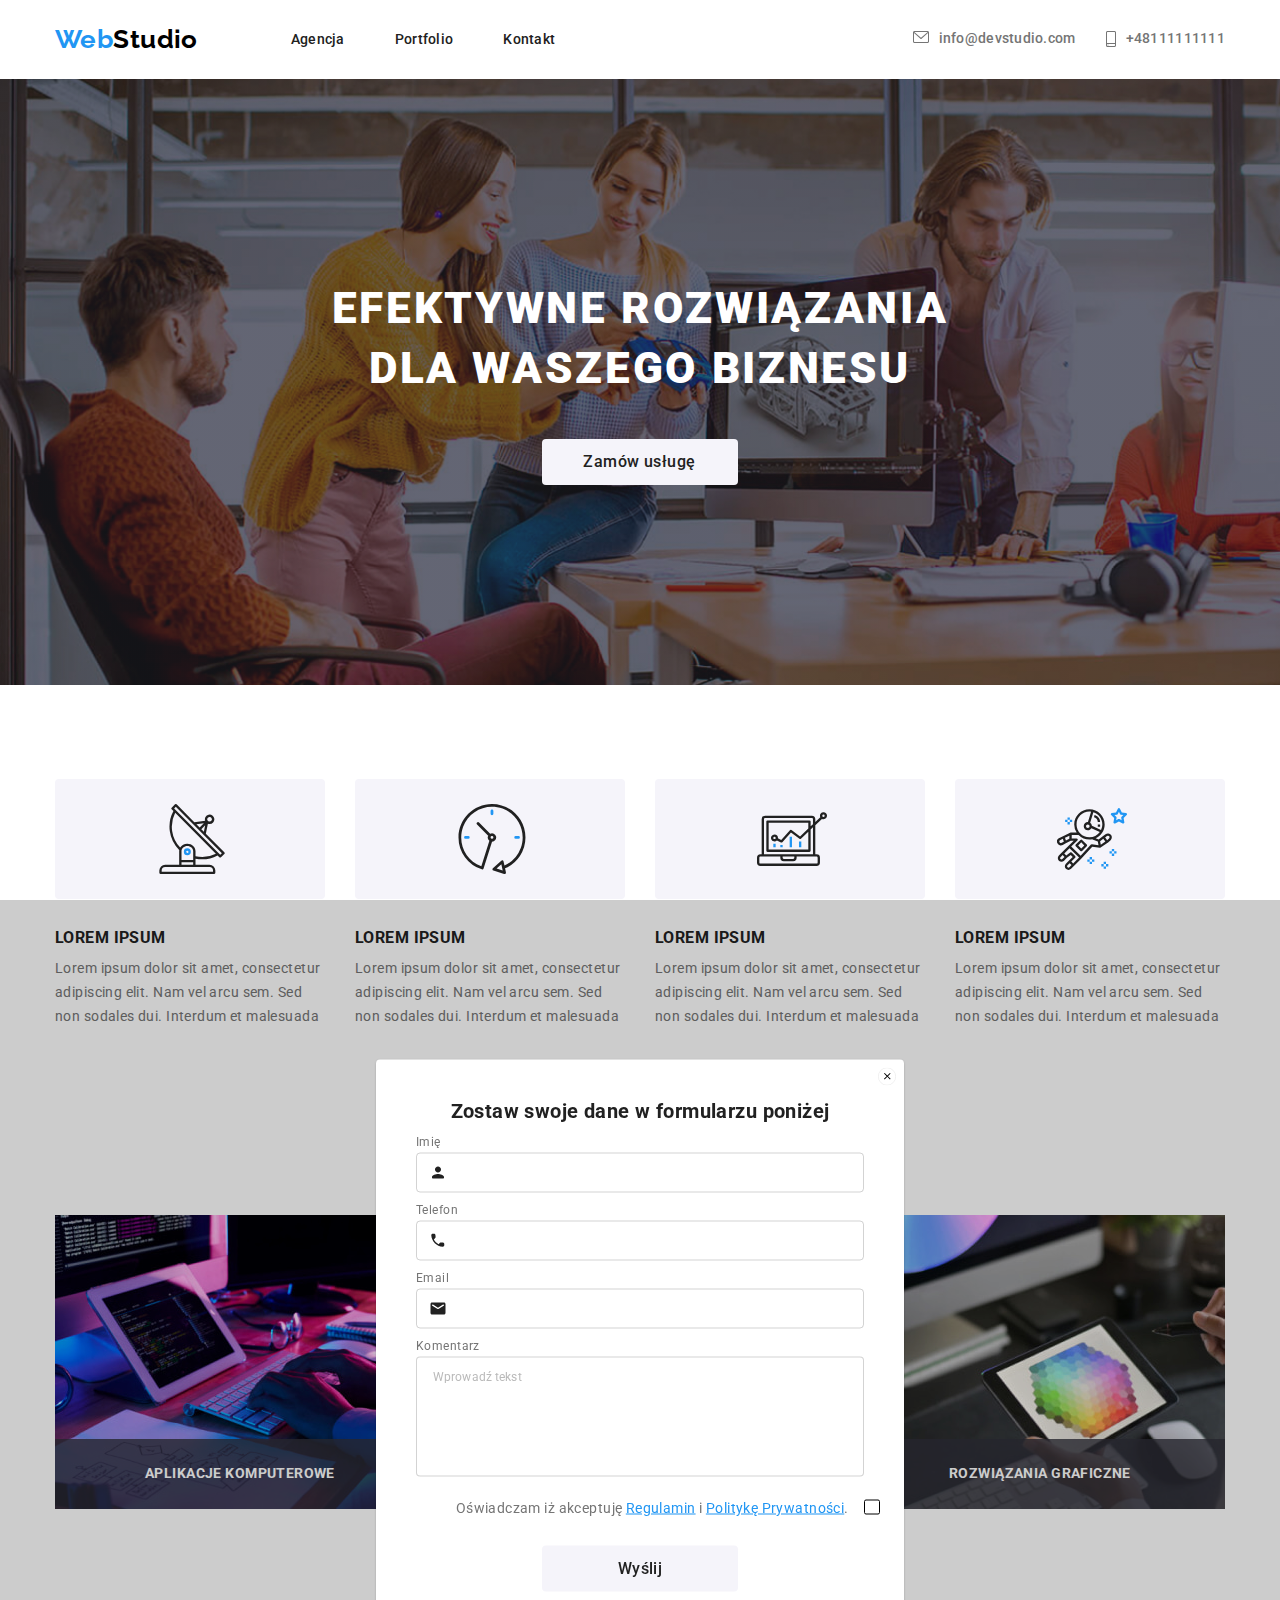
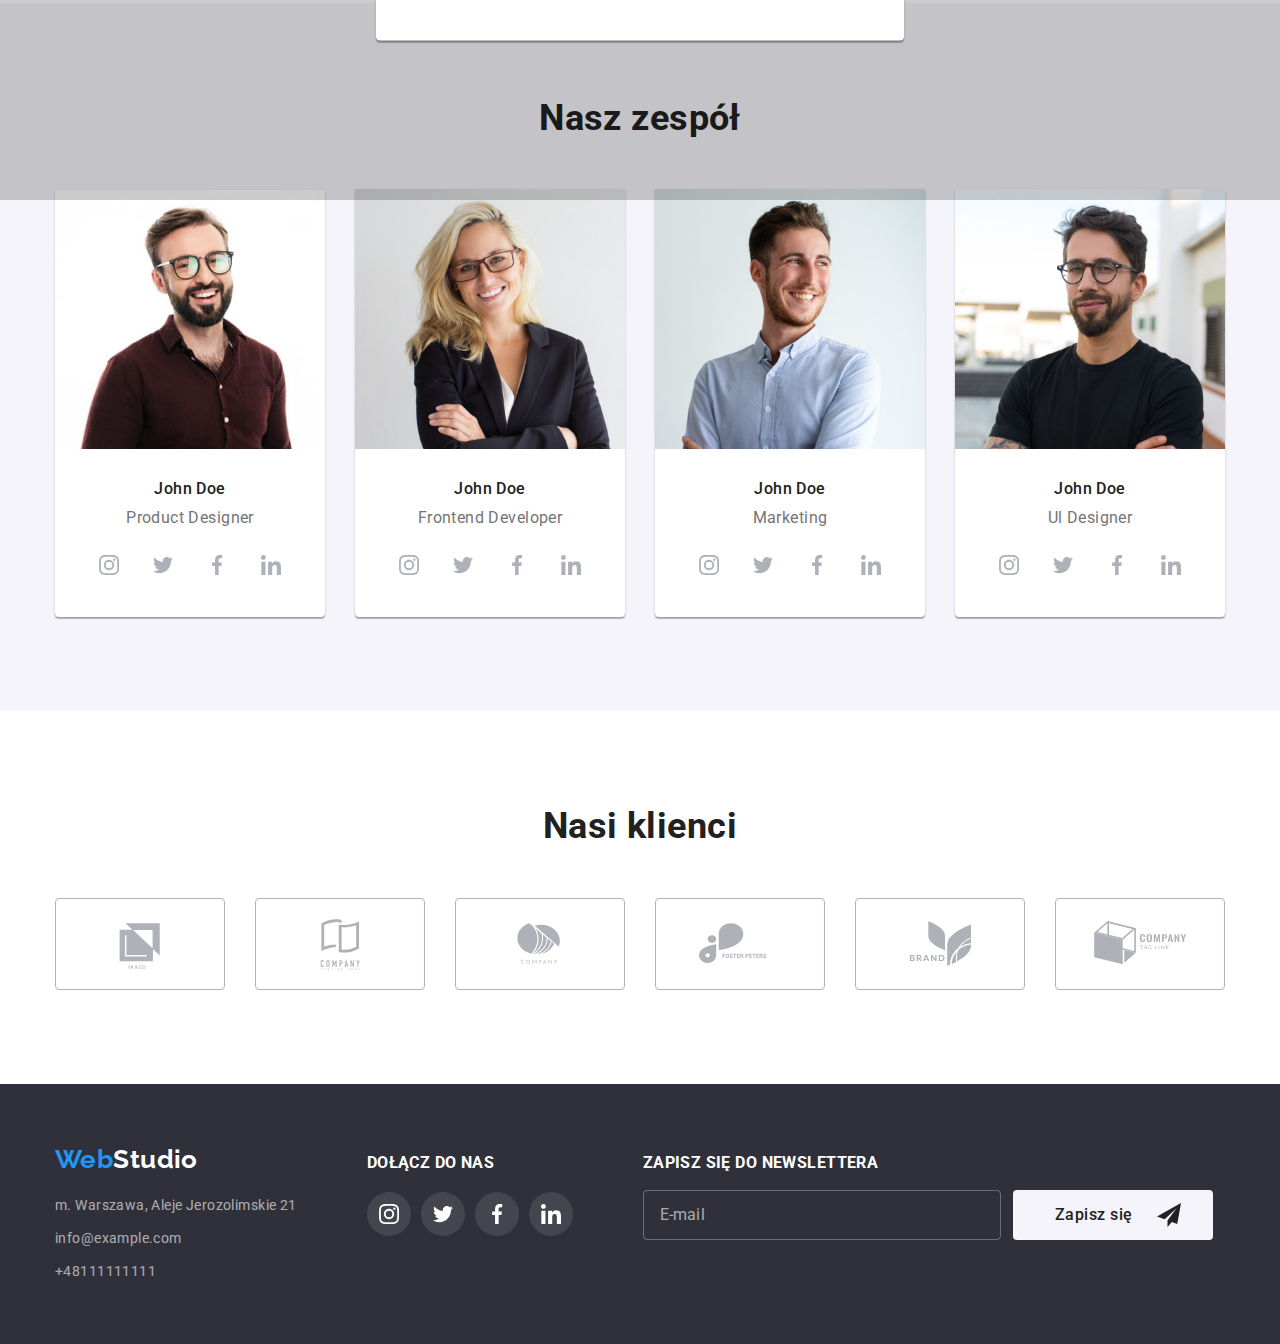
<file: index.html>
<!DOCTYPE html>
<html lang="en">
  <head>
    <meta charset="UTF-8" />
    <meta http-equiv="X-UA-Compatible" content="IE=edge" />
    <meta name="viewport" content="width=device-width, initial-scale=1.0" />
    <link
      rel="stylesheet"
      href="https://cdnjs.cloudflare.com/ajax/libs/modern-normalize/1.1.0/modern-normalize.min.css"
      integrity="sha512-wpPYUAdjBVSE4KJnH1VR1HeZfpl1ub8YT/NKx4PuQ5NmX2tKuGu6U/JRp5y+Y8XG2tV+wKQpNHVUX03MfMFn9Q=="
      crossorigin="anonymous"
      referrerpolicy="no-referrer"
    />
    <link rel="stylesheet" href="./css/styles.css" />
    <link rel="preconnect" href="https://fonts.googleapis.com" />
    <link rel="preconnect" href="https://fonts.gstatic.com" crossorigin />
    <link
      href="https://fonts.googleapis.com/css2?family=Raleway:wght@700&family=Roboto:wght@400;500;700;900&display=swap"
      rel="stylesheet"
    />
    <title>Studio</title>
  </head>
  <body>
    <header class="header-flex-border">
      <div class="container header">
      <nav class="nav">
          <a
            class="logo link-style"
            href="#"
            target="_blank"
            title="WebStudio"
            ><span class="highlight">Web</span>Studio
          </a>
          <ul class="inner-nav nav-list">
            <li>
              <a
                class="inner-nav__item link-style"
                href="#"
                target="_self"
                title="Agencja"
              >
                Agencja</a
              >
            </li>
            <li>
              <a
                class="inner-nav__item link-style"
                href="./portfolio.html"
                target="_self"
                title="Portfolio"
                >Portfolio</a
              >
            </li>
            <li>
              <a
                class="inner-nav__item link-style"
                href="#"
                target="_self"
                title="Kontakt"
                >Kontakt</a
              >
            </li>
          </ul>
        </nav>
        <ul class="contact">
          <li>
            <a class="contact-item link-style" href="mailto:info@devstudio.com"
              ><svg class="contact-item__icon" width="16" height="12">
                <use xlink:href="./images/icons.svg#icon-envelope"></use>
              </svg>info@devstudio.com</a
            >
          </li>
          <li>
            <a class="contact-item link-style" href="tel:+48111111111"
              ><svg class="contact-item__icon" width="10" height="16">
                <use xlink:href="./images/icons.svg#icon-phone"></use>
              </svg>+48111111111</a
            >
          </li>
        </ul>
        </div> 
    </header>
    <main>
      <section class="order-section">
        <div class="container">
          <h1 class="order-section-header">
            EFEKTYWNE ROZWIĄZANIA DLA WASZEGO BIZNESU
          </h1>
          <button
            class="button-style order-section-button"
            type="button"
            data-modal-open
          >
            Zamów usługę
          </button>
          <div class="backdrop is-hidden" data-modal>
            <div class="modal">
              <svg
                class="modal-close-button"
                data-modal-close>
              <use xlink:href="./images/icons.svg#icon-close" />
              </svg>
              <p class="modal-header">Zostaw swoje dane w formularzu poniżej</p>
              <form>
                <div class="modal-formbox">
                  <label class="modal-formbox-label" for="name">Imię</label>
                  <fieldset class="modal-fieldset">
                    <svg class="modal-fieldset__icon" width="18" height="18">
                      <use xlink:href="./images/icons.svg#icon-person-form" />
                    </svg>
                    <input
                      class="modal-fieldset__input"
                      id="name"
                      type="text"
                      name="name"
                    />
                  </fieldset>
                </div>
                <div class="modal-formbox">
                  <label class="modal-formbox-label" for="phone">Telefon</label>
                  <fieldset class="modal-fieldset">
                    <svg class="modal-fieldset__icon" width="18" height="18">
                      <use xlink:href="./images/icons.svg#icon-phone-form" />
                    </svg>
                    <input
                      class="modal-fieldset__input"
                      id="phone"
                      type="tel"
                      name="phone"
                    />
                  </fieldset>
                </div>
                <div class="modal-formbox">
                  <label class="modal-formbox-label" for="email">Email</label>
                  <fieldset class="modal-fieldset">
                    <svg class="modal-fieldset__icon" width="18" height="18">
                      <use xlink:href="./images/icons.svg#icon-email-form" />
                    </svg>
                    <input
                      class="modal-fieldset__input"
                      id="email"
                      type="email"
                      name="email"
                    />
                  </fieldset>
                </div>
                <label class="modal-formbox-label" for="comment">Komentarz</label>
                <textarea
                  class="modal-textarea"
                  id="comment"
                  name="comment"
                  placeholder="Wprowadź tekst"
                ></textarea>
                <label  class="modal-checkbox-label">
                  <input class="modal-checkbox" type="checkbox" name="agreement"/>
                  <span class="modal-checkmark-box">
                    <svg class="modal-checkmark">
                      <use xlink:href="./images/icons.svg#icon-check" />
                    </svg>
                  </span>Oświadczam iż akceptuję
                  <a class="modal-checkmark-link" href="#" target="_blank" title="Regulamin" >
                    Regulamin</a
                  >
                  i
                  <a class="modal-checkmark-link" href="#" target="_blank" title="Polityka prywatności">
                    Politykę Prywatności</a
                  >.
                </label>
                <button class="button-style modal-subbmit-button" type="submit">
                  Wyślij
                </button>
              </form>
            </div>
          </div>
        </div>
      </section>
      <div>
        <section class="section container">
          <ul class="lorem-item">
            <li>
              <div class="lorem-item__background">
                <svg class="lorem-item__icon" width="70" height="70">
                  <use xlink:href="./images/icons.svg#icon-antenna"></use>
                </svg>
              </div>
              <h3 class="lorem-item__title">LOREM IPSUM</h3>
              <p class="lorem-item__desc">
                Lorem ipsum dolor sit amet, consectetur adipiscing elit. Nam vel
                arcu sem. Sed non sodales dui. Interdum et malesuada
              </p>
            </li>
            <li>
              <div class="lorem-item__background">
                <svg class="lorem-item__icon" width="70" height="70">
                  <use xlink:href="./images/icons.svg#icon-clock"></use>
                </svg>
              </div>
              <h3 class="lorem-item__title">LOREM IPSUM</h3>
              <p class="lorem-item__desc">
                Lorem ipsum dolor sit amet, consectetur adipiscing elit. Nam vel
                arcu sem. Sed non sodales dui. Interdum et malesuada
              </p>
            </li>
            <li>
              <div class="lorem-item__background">
                <svg class="lorem-item__icon" width="70" height="70">
                  <use xlink:href="./images/icons.svg#icon-diagram"></use>
                </svg>
              </div>
              <h3 class="lorem-item__title">LOREM IPSUM</h3>
              <p class="lorem-item__desc">
                Lorem ipsum dolor sit amet, consectetur adipiscing elit. Nam vel
                arcu sem. Sed non sodales dui. Interdum et malesuada
              </p>
            </li>
            <li>
              <div class="lorem-item__background">
                <svg class="lorem-item__icon" width="70" height="70">
                  <use xlink:href="./images/icons.svg#icon-astronaut"></use>
                </svg>
              </div>
              <h3 class="lorem-item__title">LOREM IPSUM</h3>
              <p class="lorem-item__desc">
                Lorem ipsum dolor sit amet, consectetur adipiscing elit. Nam vel
                arcu sem. Sed non sodales dui. Interdum et malesuada
              </p>
            </li>
          </ul>
        </section>
        <section class="section services-section">
          <div class="container">
            <h2 class="section-header">Czym się zajmujemy</h2>
            <ul class="services-list">
              <li class="services-photo">
                <img
                  src="./images/first-developer-at-work.jpg"
                  width="370"
                  height="294"
                  alt="zdjęcie programisty piszącego kod"
                  title="zdjęcie programisty piszącego kod"
                />
                <p class="services-photo__desc">APLIKACJE KOMPUTEROWE</p>
              </li>
              <li class="services-photo">
                <img
                  src="./images/second-developer-at-work.jpg"
                  width="370"
                  height="294"
                  alt="zdjęcie programisty projektującego aplikację"
                  title="zdjęcie programisty projektującego aplikację"
                />
                <p class="services-photo__desc">APLIKACJE MOBILNE</p>
              </li>
              <li class="services-photo">
                <img
                  src="./images/third-developer-at-work.jpg"
                  width="370"
                  height="294"
                  alt="zdjęcie programisty pracującego nad szatą graficzną"
                  title="zdjęcie programisty pracującego nad szatą graficzną"
                />
                <p class="services-photo__desc">ROZWIĄZANIA GRAFICZNE</p>
              </li>
            </ul>
          </div>
        </section>
      </div>
      <section class="teammember-section section">
        <div class="container">
          <h2 class="section-header">Nasz zespół</h2>
          <ul class="teammember-list">
            <li class="teammember-card">
              <img
                src="./images/photo-product-designer.jpg"
                width="270"
                height="260"
                alt="zdjęcie Product Designera"
                title="zdjęcie Product Designera"
              />
              <div class="teammember-desc">
                <h3 class="teammember-desc__name">John Doe</h3>
                <p class="teammember-desc__position">Product Designer</p>
                <ul class="teammember-sm">
                  <li>
                    <a
                      class="teammember-sm__box"
                      href="#"
                      target="_blank"
                      title="John Doe Instagram"
                    >
                      <svg class="teammember-sm__icon" width="20" height="20">
                        <use
                          xlink:href="./images/icons.svg#icon-instagram"
                        ></use>
                      </svg>
                    </a>
                  </li>
                  <li>
                    <a
                      class="teammember-sm__box"
                      href="#"
                      target="_blank"
                      title="John Doe Twitter"
                    >
                      <svg class="teammember-sm__icon" width="20" height="20">
                        <use xlink:href="./images/icons.svg#icon-twitter"></use>
                      </svg>
                    </a>
                  </li>
                  <li>
                    <a
                      class="teammember-sm__box"
                      href="#"
                      target="_blank"
                      title="John Doe Facebook"
                    >
                      <svg class="teammember-sm__icon" width="20" height="20">
                        <use
                          xlink:href="./images/icons.svg#icon-facebook"
                        ></use>
                      </svg>
                    </a>
                  </li>
                  <li>
                    <a
                      class="teammember-sm__box"
                      href="#"
                      target="_blank"
                      title="John Doe In"
                    >
                      <svg class="teammember-sm__icon" width="20" height="20">
                        <use
                          xlink:href="./images/icons.svg#icon-linkedin"
                        ></use>
                      </svg>
                    </a>
                  </li>
                </ul>
              </div>
            </li>
            <li class="teammember-card">
              <img
                src="./images/photo-frontend-developer.jpg"
                width="270"
                height="260"
                alt="zdjęcie Frontend Developera"
                title="zdjęcie Frontend Developera"
              />
              <div class="teammember-desc">
                <h3 class="teammember-desc__name">John Doe</h3>
                <p class="teammember-desc__position">Frontend Developer</p>
                <ul class="teammember-sm">
                  <li>
                    <a
                      class="teammember-sm__box"
                      href="#"
                      target="_blank"
                      title="John Doe Instagram"
                    >
                      <svg class="teammember-sm__icon" width="20" height="20">
                        <use
                          xlink:href="./images/icons.svg#icon-instagram"
                        ></use>
                      </svg>
                    </a>
                  </li>
                  <li>
                    <a
                      class="teammember-sm__box"
                      href="#"
                      target="_blank"
                      title="John Doe Twitter"
                    >
                      <svg class="teammember-sm__icon" width="20" height="20">
                        <use xlink:href="./images/icons.svg#icon-twitter"></use>
                      </svg>
                    </a>
                  </li>
                  <li>
                    <a
                      class="teammember-sm__box"
                      href="#"
                      target="_blank"
                      title="John Doe Facebook"
                    >
                      <svg class="teammember-sm__icon" width="20" height="20">
                        <use
                          xlink:href="./images/icons.svg#icon-facebook"
                        ></use>
                      </svg>
                    </a>
                  </li>
                  <li>
                    <a
                      class="teammember-sm__box"
                      href="#"
                      target="_blank"
                      title="John Doe In"
                    >
                      <svg class="teammember-sm__icon" width="20" height="20">
                        <use
                          xlink:href="./images/icons.svg#icon-linkedin"
                        ></use>
                      </svg>
                    </a>
                  </li>
                </ul>
              </div>
            </li>
            <li class="teammember-card">
              <img
                src="./images/photo-marketing.jpg"
                width="270"
                height="260"
                alt="zdjęcie specjalisty ds marketingu"
                title="zdjęcie specjalisty ds marketingu"
              />
              <div class="teammember-desc">
                <h3 class="teammember-desc__name">John Doe</h3>
                <p class="teammember-desc__position">Marketing</p>
                <ul class="teammember-sm">
                  <li>
                    <a
                      class="teammember-sm__box"
                      href="#"
                      target="_blank"
                      title="John Doe Instagram"
                    >
                      <svg class="teammember-sm__icon" width="20" height="20">
                        <use
                          xlink:href="./images/icons.svg#icon-instagram"
                        ></use>
                      </svg>
                    </a>
                  </li>
                  <li>
                    <a
                      class="teammember-sm__box"
                      href="#"
                      target="_blank"
                      title="John Doe Twitter"
                    >
                      <svg class="teammember-sm__icon" width="20" height="20">
                        <use xlink:href="./images/icons.svg#icon-twitter"></use>
                      </svg>
                    </a>
                  </li>
                  <li>
                    <a
                      class="teammember-sm__box"
                      href="#"
                      target="_blank"
                      title="John Doe Facebook"
                    >
                      <svg class="teammember-sm__icon" width="20" height="20">
                        <use
                          xlink:href="./images/icons.svg#icon-facebook"
                        ></use>
                      </svg>
                    </a>
                  </li>
                  <li>
                    <a
                      class="teammember-sm__box"
                      href="#"
                      target="_blank"
                      title="John Doe In"
                    >
                      <svg class="teammember-sm__icon" width="20" height="20">
                        <use
                          xlink:href="./images/icons.svg#icon-linkedin"
                        ></use>
                      </svg>
                    </a>
                  </li>
                </ul>
              </div>
            </li>
            <li class="teammember-card">
              <img
                src="./images/photo-ul-designer.jpg"
                width="270"
                height="260"
                alt="zdjęcie Ul Designera"
                title="zdjęcie Ul Designera"
              />
              <div class="teammember-desc">
                <h3 class="teammember-desc__name">John Doe</h3>
                <p class="teammember-desc__position">Ul Designer</p>
                <ul class="teammember-sm">
                  <li>
                    <a
                      class="teammember-sm__box"
                      href="#"
                      target="_blank"
                      title="John Doe Instagram"
                    >
                      <svg class="teammember-sm__icon" width="20" height="20">
                        <use
                          xlink:href="./images/icons.svg#icon-instagram"
                        ></use>
                      </svg>
                    </a>
                  </li>
                  <li>
                    <a
                      class="teammember-sm__box"
                      href="#"
                      target="_blank"
                      title="John Doe Twitter"
                    >
                      <svg class="teammember-sm__icon" width="20" height="20">
                        <use xlink:href="./images/icons.svg#icon-twitter"></use>
                      </svg>
                    </a>
                  </li>
                  <li>
                    <a
                      class="teammember-sm__box"
                      href="#"
                      target="_blank"
                      title="John Doe Facebook"
                    >
                      <svg class="teammember-sm__icon" width="20" height="20">
                        <use
                          xlink:href="./images/icons.svg#icon-facebook"
                        ></use>
                      </svg>
                    </a>
                  </li>
                  <li>
                    <a
                      class="teammember-sm__box"
                      href="#"
                      target="_blank"
                      title="John Doe In"
                    >
                      <svg class="teammember-sm__icon" width="20" height="20">
                        <use
                          xlink:href="./images/icons.svg#icon-linkedin"
                        ></use>
                      </svg>
                    </a>
                  </li>
                </ul>
              </div>
            </li>
          </ul>
        </div>
      </section>
      <section class="section">
        <div class="container">
          <h2 class="section-header">Nasi klienci</h2>
          <ul class="client-list">
            <li>
              <a
                class="client-logo"
                href="#"
                target="_blank"
                title="First client site"
              >
                <svg class="client-logo__icon">
                  <use xlink:href="./images/icons.svg#icon-client-first"></use>
                </svg>
              </a>
            </li>
            <li>
              <a
                class="client-logo"
                href="#"
                target="_blank"
                title="Second client site"
              >
                <svg class="client-logo__icon">
                  <use xlink:href="./images/icons.svg#icon-client-second"></use>
                </svg>
              </a>
            </li>
            <li>
              <a
                class="client-logo"
                href="#"
                target="_blank"
                title="Third client site"
              >
                <svg class="client-logo__icon">
                  <use xlink:href="./images/icons.svg#icon-client-third"></use>
                </svg>
              </a>
            </li>
            <li>
              <a
                class="client-logo"
                href="#"
                target="_blank"
                title="Fourth client site"
              >
                <svg class="client-logo__icon">
                  <use xlink:href="./images/icons.svg#icon-client-fourth"></use>
                </svg>
              </a>
            </li>
            <li>
              <a
                class="client-logo"
                href="#"
                target="_blank"
                title="Fifth client site"
              >
                <svg class="client-logo__icon">
                  <use xlink:href="./images/icons.svg#icon-client-fifth"></use>
                </svg>
              </a>
            </li>
            <li>
              <a
                class="client-logo"
                href="#"
                target="_blank"
                title="Sixth client site"
              >
                <svg class="client-logo__icon">
                  <use xlink:href="./images/icons.svg#icon-cilent-sixth"></use>
                </svg>
              </a>
            </li>
          </ul>
        </div>
      </section>
    </main>
    <footer class="footer-section">
      <div class="container footer-flex">
        <div>
          <a
            class="logo link-style"
            href="#"
            target="_blank"
            title="WebStudio"
            ><span class="highlight">Web</span
            ><span class="whitening">Studio</span></a
          >
          <ul class="footer-contact">
            <li>
              <address class="footer-contact__item address-style">
                m. Warszawa, Aleje Jerozolimskie 21
              </address>
            </li>
            <li>
              <a
                class="footer-contact__item email link-style"
                href="mailto:info@example.com"
                >info@example.com</a
              >
            </li>
            <li>
              <a
                class="footer-contact__item phone link-style"
                href="tel:+48111111111"
                >+48111111111</a
              >
            </li>
          </ul>
        </div>
        <div>
          <h3 class="footer-sm-header">DOŁĄCZ DO NAS</h3>
          <ul class="footer-sm">
            <li>
              <a
                class="footer-sm__box"
                href="#"
                target="_blank"
                title="Instagram"
              >
                <svg class="footer-sm__icon" width="20" height="20">
                  <use xlink:href="./images/icons.svg#icon-instagram"></use>
                </svg>
              </a>
            </li>
            <li>
              <a class="footer-sm__box" href="#" target="_blank" title="Twitter">
                <svg class="footer-sm__icon" width="20" height="20">
                  <use xlink:href="./images/icons.svg#icon-twitter"></use>
                </svg>
              </a>
            </li>
            <li>
              <a
                class="footer-sm__box"
                href="#"
                target="_blank"
                title="Facebook"
              >
                <svg class="footer-sm__icon" width="20" height="20">
                  <use xlink:href="./images/icons.svg#icon-facebook"></use>
                </svg>
              </a>
            </li>
            <li>
              <a class="footer-sm__box" href="#" target="_blank" title="In">
                <svg class="footer-sm__icon" width="20" height="20">
                  <use xlink:href="./images/icons.svg#icon-linkedin"></use>
                </svg>
              </a>
            </li>
          </ul>
        </div>
        <form class="footer-form">
          <label class="footer-form__label" for="e-mail" 
            >ZAPISZ SIĘ DO NEWSLETTERA</label
          >
          <input
            id="e-mail"
            class="footer-form__input"
            type="email"
            name="email"
            placeholder="E-mail"
          />
          <button class="button-style footer-form-button" type="submit">
            Zapisz się
            <svg class="footer-form-button__icon" width="24" height="24">
              <use xlink:href="./images/icons.svg#icon-send"></use>
            </svg>
          </button>
        </form>
      </div>
    </footer>
    <script src="./js/modal.js"></script>
  </body>
</html>
</file>
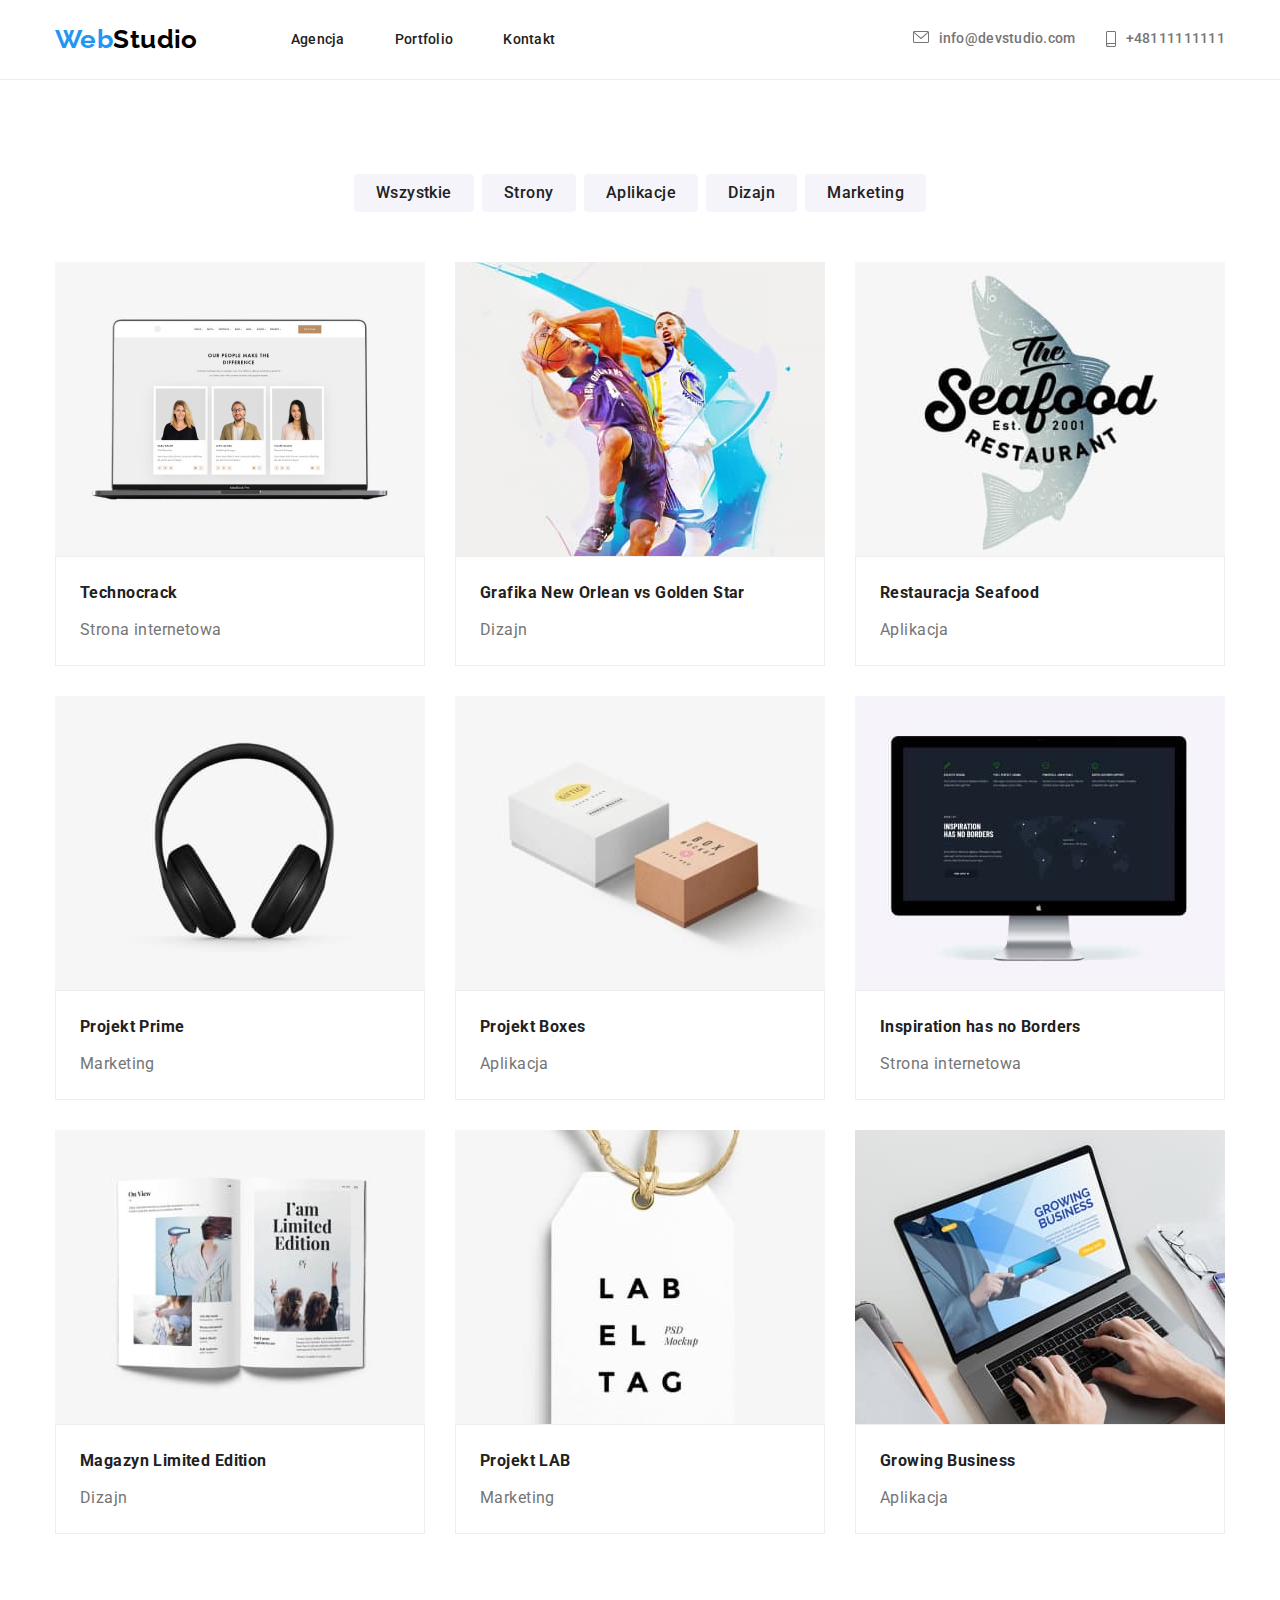
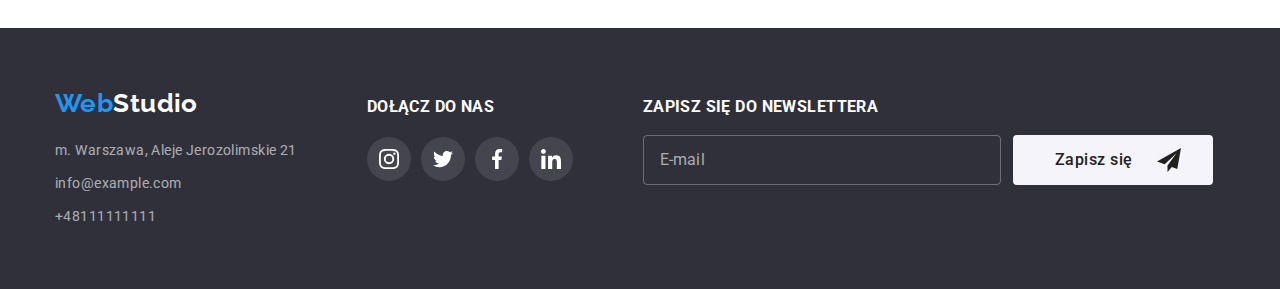
<file: portfolio.html>
<!DOCTYPE html>
<html lang="en">
  <head>
    <meta charset="UTF-8" />
    <meta http-equiv="X-UA-Compatible" content="IE=edge" />
    <meta name="viewport" content="width=device-width, initial-scale=1.0" />
    <title>Portfolio</title>
    <link rel="stylesheet" href="./css/styles.css" />
    <link rel="preconnect" href="https://fonts.googleapis.com" />
    <link rel="preconnect" href="https://fonts.gstatic.com" crossorigin />
    <link
      href="https://fonts.googleapis.com/css2?family=Raleway:wght@700&family=Roboto:wght@400;500;700;900&display=swap"
      rel="stylesheet"
    />
  </head>
  <body>
    <header class="header-border">
      <div class="container header">
      <nav class="nav">
          <a
            class="logo link-style"
            href="#"
            target="_blank"
            title="WebStudio"
            ><span class="highlight">Web</span>Studio
          </a>
          <ul class="inner-nav">
            <li>
              <a
                class="inner-nav__item link-style"
                href="./index.html"
                target="_self"
                title="Agencja"
              >
                Agencja</a
              >
            </li>
            <li>
              <a
                class="inner-nav__item link-style"
                href="#"
                target="_self"
                title="Portfolio"
                >Portfolio</a
              >
            </li>
            <li>
              <a
                class="inner-nav__item link-style"
                href="#"
                target="_self"
                title="Kontakt"
                >Kontakt</a
              >
            </li>
          </ul>
        </nav>
        <ul class="contact">
          <li >
            <a class="contact-item link-style" href="mailto:info@devstudio.com"
              ><svg class="contact-item__icon" width="16" height="12">
                <use xlink:href="./images/icons.svg#icon-envelope"></use>
              </svg>info@devstudio.com</a
            >
          </li>
          <li>
            <a class="contact-item link-style" href="tel:+48111111111"
              ><svg class="contact-item__icon" width="10" height="16">
                <use xlink:href="./images/icons.svg#icon-phone"></use>
              </svg>+48111111111</a
            >
          </li>
        </ul>
        </div> 
      </header>
      <main class="container">
        <div class="section">
          <ul class="project-buttons">
            <li>
              <button class="button-style" type="button">Wszystkie</button>
            </li>
            <li><button class="button-style" type="button">Strony</button></li>
            <li>
              <button class="button-style" type="button">Aplikacje</button>
            </li>
            <li><button class="button-style" type="button">Dizajn</button></li>
            <li>
              <button class="button-style" type="button">Marketing</button>
            </li>
          </ul>
          <div>
            <ul class="project-list">
              <li>
                <a class="project-link" href="#">
                  <div class="project-photo">
                  <img
                    src="./images/photo-technocrack.jpg"
                    width="370"
                    height="294"
                    alt="strona startowa Technocrack"
                    title="zdjęcie strony startowej Technocrack"
                  />
                  <div class="project-overlay">
                    <p class="project-overlay-text">
                      Technocrack jest popularną platformą wykorzystywaną do
                      rozpowszechniania koronawirusa. Firmy wykorzystują tę
                      platformę do celów szpiegowskich i ataków na
                      niezabezpieczone serwery konkurencji
                    </p>
                  </div>
                  </div>
                  <div class="project-desc">
                    <h3 class="project-desc__title">Technocrack</h3>
                    <p class="project-desc__type">Strona internetowa</p>
                  </div>
                </a>
              </li>
              <li>
                <a class="project-link" href="#">
                  <div class="project-photo">
                    <img
                    src="./images/photo-basket.jpg"
                    width="370"
                    height="294"
                    alt="grafika New Orlean vs. Golden Star"
                    title="grafika New Orlean vs. Golden Star"
                    />
                    <div class="project-overlay">
                      <p class="project-overlay-text">
                      Technocrack jest popularną platformą wykorzystywaną do
                      rozpowszechniania koronawirusa. Firmy wykorzystują tę
                      platformę do celów szpiegowskich i ataków na
                      niezabezpieczone serwery konkurencji
                      </p>
                    </div>
                  </div>
                  <div class="project-desc">
                    <h3 class="project-desc__title"
                      >Grafika New Orlean vs Golden Star</h3>
                    <p class="project-desc__type">Dizajn</p>
                  </div>
                </a>
              </li>
              <li>
                <a class="project-link" href="#">
                  <div class="project-photo">
                  <img
                    src="./images/photo-seafood.jpg"
                    width="370"
                    height="294"
                    alt="logo restauracji Seafood"
                    title="logo restauracji Seafood"
                  />
                  <div class="project-overlay">
                    <p class="project-overlay-text">
                      Technocrack jest popularną platformą wykorzystywaną do
                      rozpowszechniania koronawirusa. Firmy wykorzystują tę
                      platformę do celów szpiegowskich i ataków na
                      niezabezpieczone serwery konkurencji
                    </p>
                  </div>
                </div>
                  <div class="project-desc">
                    <h3 class="project-desc__title">Restauracja Seafood</h3>
                    <p class="project-desc__type">Aplikacja</p>
                  </div>
                </a>
              </li>
              <li>
                <a class="project-link" href="#">
                  <div class="project-photo">
                  <img
                    src="./images/photo-headphones.jpg"
                    width="370"
                    height="294"
                    alt="zdjęcie słuchawek nausznych"
                    title="zdjęcie słuchawek nausznych"
                  />
                  <div class="project-overlay">
                    <p class="project-overlay-text">
                      Technocrack jest popularną platformą wykorzystywaną do
                      rozpowszechniania koronawirusa. Firmy wykorzystują tę
                      platformę do celów szpiegowskich i ataków na
                      niezabezpieczone serwery konkurencji
                    </p>
                  </div>
                </div>
                  <div class="project-desc">
                    <h3 class="project-desc__title">Projekt Prime</h3>
                    <p class="project-desc__type">Marketing</p>
                  </div>
                </a>
              </li>
              <li>
                <a class="project-link" href="#">
                  <div class="project-photo">
                  <img
                    src="./images/photo-boxes.jpg"
                    width="370"
                    height="294"
                    alt="zdjęcie opakowań"
                    title="zdjęcie opakowań"
                  />
                  <div class="project-overlay">
                    <p class="project-overlay-text">
                      Technocrack jest popularną platformą wykorzystywaną do
                      rozpowszechniania koronawirusa. Firmy wykorzystują tę
                      platformę do celów szpiegowskich i ataków na
                      niezabezpieczone serwery konkurencji
                    </p>
                  </div>
                  </div>
                  <div class="project-desc">
                    <h3 class="project-desc__title">Projekt Boxes</h3>
                    <p class="project-desc__type">Aplikacja</p>
                  </div>
                </a>
              </li>
              <li>
                <a class="project-link" href="#">
                  <div class="project-photo">
                  <img
                    src="./images/photo-noborders.jpg"
                    width="370"
                    height="294"
                    alt="zdjęcie strony startowej No Borders"
                    title="zdjęcie strony startowej No Borders"
                  />
                  <div class="project-overlay">
                    <p class="project-overlay-text">
                      Technocrack jest popularną platformą wykorzystywaną do
                      rozpowszechniania koronawirusa. Firmy wykorzystują tę
                      platformę do celów szpiegowskich i ataków na
                      niezabezpieczone serwery konkurencji
                    </p>
                  </div>
                  </div>
                  <div class="project-desc">
                    <h3 class="project-desc__title"
                      >Inspiration has no Borders</h3
                    >
                    <p class="project-desc__type">Strona internetowa</p>
                  </div>
                </a>
              </li>
              <li>
                <a class="project-link" href="#">
                  <div class="project-photo">
                  <img
                    src="./images/photo-magazyn.jpg"
                    width="370"
                    height="294"
                    alt="zdjęcie magazynu Limited Edition"
                    title="zdjęcie magazynu Limited Edition"
                  />
                  <div class="project-overlay">
                    <p class="project-overlay-text">
                      Technocrack jest popularną platformą wykorzystywaną do
                      rozpowszechniania koronawirusa. Firmy wykorzystują tę
                      platformę do celów szpiegowskich i ataków na
                      niezabezpieczone serwery konkurencji
                    </p>
                  </div>
                  </div>
                  <div class="project-desc">
                    <h3 class="project-desc__title">
                      Magazyn Limited Edition</h3
                    >
                    <p class="project-desc__type">Dizajn</p>
                  </div>
                </a>
              </li>
              <li>
                <a class="project-link" href="#">
                  <div class="project-photo">
                  <img
                    src="./images/photo-lab.jpg"
                    width="370"
                    height="294"
                    alt="zdjęcie etykiety LAB"
                    title="zdjęcie etykiety LAB"
                  />
                  <div class="project-overlay">
                    <p class="project-overlay-text">
                      Technocrack jest popularną platformą wykorzystywaną do
                      rozpowszechniania koronawirusa. Firmy wykorzystują tę
                      platformę do celów szpiegowskich i ataków na
                      niezabezpieczone serwery konkurencji
                    </p>
                  </div>
                  </div>
                  <div class="project-desc">
                    <h3 class="project-desc__title">Projekt LAB</h3>
                    <p class="project-desc__type">Marketing</p>
                  </div>
                </a>
              </li>
              <li>
                <a class="project-link" href="#">
                  <div class="project-photo">
                  <img
                    src="./images/photo-business.jpg"
                    width="370"
                    height="294"
                    alt="zdjęcie aplikacji Growing Business"
                    title="zdjęcie aplikacji Growing Business"
                  />
                  <div class="project-overlay">
                    <p class="project-overlay-text">
                      Technocrack jest popularną platformą wykorzystywaną do
                      rozpowszechniania koronawirusa. Firmy wykorzystują tę
                      platformę do celów szpiegowskich i ataków na
                      niezabezpieczone serwery konkurencji
                    </p>
                  </div>
                  </div>
                  <div class="project-desc">
                    <h3 class="project-desc__title">Growing Business</h3>
                    <p class="project-desc__type">Aplikacja</p>
                  </div>
                </a>
              </li>
            </ul>
          </div>
        </div>
      </main>
      <footer class="footer-section">
        <div class="container footer-flex">
          <div>
            <a
              class="logo link-style"
              href="#"
              target="_blank"
              title="WebStudio"
              ><span class="highlight">Web</span
              ><span class="whitening">Studio</span></a
            >
            <ul class="footer-contact">
              <li>
                <address class="footer-contact__item address-style">
                  m. Warszawa, Aleje Jerozolimskie 21
                </address>
              </li>
              <li>
                <a
                  class="footer-contact__item link-style"
                  href="mailto:info@example.com"
                  >info@example.com</a
                >
              </li>
              <li>
                <a
                  class="footer-contact__item link-style"
                  href="tel:+48111111111"
                  >+48111111111</a
                >
              </li>
            </ul>
          </div>
          <div>
            <h3 class="footer-sm-header">DOŁĄCZ DO NAS</h3>
            <ul class="footer-sm">
              <li>
                <a
                  class="footer-sm__box"
                  href="#"
                  target="_blank"
                  title="Instagram"
                >
                  <svg class="footer-sm__icon" width="20" height="20">
                    <use xlink:href="./images/icons.svg#icon-instagram"></use>
                  </svg>
                </a>
              </li>
              <li>
                <a class="footer-sm__box" href="#" target="_blank" title="Twitter">
                  <svg class="footer-sm__icon" width="20" height="20">
                    <use xlink:href="./images/icons.svg#icon-twitter"></use>
                  </svg>
                </a>
              </li>
              <li>
                <a
                  class="footer-sm__box"
                  href="#"
                  target="_blank"
                  title="Facebook"
                >
                  <svg class="footer-sm__icon" width="20" height="20">
                    <use xlink:href="./images/icons.svg#icon-facebook"></use>
                  </svg>
                </a>
              </li>
              <li>
                <a class="footer-sm__box" href="#" target="_blank" title="In">
                  <svg class="footer-sm__icon" width="20" height="20">
                    <use xlink:href="./images/icons.svg#icon-linkedin"></use>
                  </svg>
                </a>
              </li>
            </ul>
          </div>
          <form class="footer-form">
            <label class="footer-form__label" for="e-mail" 
              >ZAPISZ SIĘ DO NEWSLETTERA</label
            >
            <input
              id="e-mail"
              class="footer-form__input"
              type="email"
              name="email"
              placeholder="E-mail"
            />
            <button class="button-style footer-form-button" type="submit">
              Zapisz się
              <svg class="footer-form-button__icon" width="24" height="24">
                <use xlink:href="./images/icons.svg#icon-send"></use>
              </svg>
            </button>
          </form>
        </div>
      </footer>
    </div>
  </body>
</html>
</file>
<file: css/styles.css>
/*! modern-normalize v1.1.0 | MIT License | https://github.com/sindresorhus/modern-normalize */

/*
Document
========
*/

/**
Use a better box model (opinionated).
*/

*,
::before,
::after {
  box-sizing: border-box;
}

/**
1. Correct the line height in all browsers.
2. Prevent adjustments of font size after orientation changes in iOS.
3. Use a more readable tab size (opinionated).
*/

html {
  line-height: 1.15; /* 1 */
  -webkit-text-size-adjust: 100%; /* 2 */
  -moz-tab-size: 4; /* 3 */
  tab-size: 4; /* 3 */
}

/*
Sections
========
*/

/**
1. Remove the margin in all browsers.
2. Improve consistency of default fonts in all browsers. (https://github.com/sindresorhus/modern-normalize/issues/3)
*/

body {
  margin: 0; /* 1 */
  font-family: system-ui, -apple-system,
    /* Firefox supports this but not yet `system-ui` */ "Segoe UI", Roboto,
    Helvetica, Arial, sans-serif, "Apple Color Emoji", "Segoe UI Emoji"; /* 2 */
}

/*
Grouping content
================
*/

/**
1. Add the correct height in Firefox.
2. Correct the inheritance of border color in Firefox. (https://bugzilla.mozilla.org/show_bug.cgi?id=190655)
*/

hr {
  height: 0; /* 1 */
  color: inherit; /* 2 */
}

/*
Text-level semantics
====================
*/

/**
Add the correct text decoration in Chrome, Edge, and Safari.
*/

abbr[title] {
  text-decoration: underline dotted;
}

/**
Add the correct font weight in Edge and Safari.
*/

b,
strong {
  font-weight: bolder;
}

/**
1. Improve consistency of default fonts in all browsers. (https://github.com/sindresorhus/modern-normalize/issues/3)
2. Correct the odd 'em' font sizing in all browsers.
*/

code,
kbd,
samp,
pre {
  font-family: ui-monospace, SFMono-Regular, Consolas, "Liberation Mono", Menlo,
    monospace; /* 1 */
  font-size: 1em; /* 2 */
}

/**
Add the correct font size in all browsers.
*/

small {
  font-size: 80%;
}

/**
Prevent 'sub' and 'sup' elements from affecting the line height in all browsers.
*/

sub,
sup {
  font-size: 75%;
  line-height: 0;
  position: relative;
  vertical-align: baseline;
}

sub {
  bottom: -0.25em;
}

sup {
  top: -0.5em;
}

/*
Tabular data
============
*/

/**
1. Remove text indentation from table contents in Chrome and Safari. (https://bugs.chromium.org/p/chromium/issues/detail?id=999088, https://bugs.webkit.org/show_bug.cgi?id=201297)
2. Correct table border color inheritance in Chrome and Safari. (https://bugs.chromium.org/p/chromium/issues/detail?id=935729, https://bugs.webkit.org/show_bug.cgi?id=195016)
*/

table {
  text-indent: 0; /* 1 */
  border-color: inherit; /* 2 */
}

/*
Forms
=====
*/

/**
1. Change the font styles in all browsers.
2. Remove the margin in Firefox and Safari.
*/

button,
input,
optgroup,
select,
textarea {
  font-family: inherit; /* 1 */
  font-size: 100%; /* 1 */
  line-height: 1.15; /* 1 */
  margin: 0; /* 2 */
}

/**
Remove the inheritance of text transform in Edge and Firefox.
*/

button,
select {
  text-transform: none;
}

/**
Correct the inability to style clickable types in iOS and Safari.
*/

button,
[type="button"],
[type="reset"],
[type="submit"] {
  -webkit-appearance: button;
}

/**
Remove the inner border and padding in Firefox.
*/

::-moz-focus-inner {
  border-style: none;
  padding: 0;
}

/**
Restore the focus styles unset by the previous rule.
*/

:-moz-focusring {
  outline: 1px dotted ButtonText;
}

/**
Remove the additional ':invalid' styles in Firefox.
See: https://github.com/mozilla/gecko-dev/blob/2f9eacd9d3d995c937b4251a5557d95d494c9be1/layout/style/res/forms.css#L728-L737
*/

:-moz-ui-invalid {
  box-shadow: none;
}

/**
Remove the padding so developers are not caught out when they zero out 'fieldset' elements in all browsers.
*/

legend {
  padding: 0;
}

/**
Add the correct vertical alignment in Chrome and Firefox.
*/

progress {
  vertical-align: baseline;
}

/**
Correct the cursor style of increment and decrement buttons in Safari.
*/

::-webkit-inner-spin-button,
::-webkit-outer-spin-button {
  height: auto;
}

/**
1. Correct the odd appearance in Chrome and Safari.
2. Correct the outline style in Safari.
*/

[type="search"] {
  -webkit-appearance: textfield; /* 1 */
  outline-offset: -2px; /* 2 */
}

/**
Remove the inner padding in Chrome and Safari on macOS.
*/

::-webkit-search-decoration {
  -webkit-appearance: none;
}

/**
1. Correct the inability to style clickable types in iOS and Safari.
2. Change font properties to 'inherit' in Safari.
*/

::-webkit-file-upload-button {
  -webkit-appearance: button; /* 1 */
  font: inherit; /* 2 */
}

/*
Interactive
===========
*/

/*
Add the correct display in Chrome and Safari.
*/

summary {
  display: list-item;
}

:root {
  --black-primary: #212121;
  --grey-primary: #757575;
  --grey-secondary: #2f303a;
  --white: #ffffff;
  --blue: #2196f3;
  --blue-secondary: #f5f4fa;
  --black: #000000;
}

body {
  font-family: "Roboto", "Raleway", sans-serif;
  color: var(--black-primary);
  background-color: var(--white);
  font-size: 14px;
  letter-spacing: 0.03em;
}

h1,
h2,
h3,
h4,
h5,
h6,
p {
  margin: 0;
  padding: 0;
}

ul,
ol {
  list-style: none;
  padding-left: 0;
  margin: 0;
}

a {
  text-decoration: none;
  color: inherit;
}

img {
  display: block;
  max-width: 100%;
  height: auto;
}

button {
  display: block;
  cursor: pointer;
  border: none;
  border-radius: 4px;
}
.container {
  width: 1200px;
  margin: auto;
  padding-right: 15px;
  padding-left: 15px;
}
.section {
  padding-top: 94px;
  padding-bottom: 94px;
}
.section-header {
  font-weight: 700;
  font-size: 36px;
  line-height: 1.17;
  text-align: center;
  margin-bottom: 50px;
}
.link-style {
  transition-property: color;
  transition-duration: 250ms;
  transition-timing-function: cubic-bezier(0.4, 0, 0.2, 1);
}
.link-style:hover,
.link-style:focus {
  color: var(--blue);
}
.logo {
  font-family: "Raleway";
  font-weight: 700;
  font-size: 26px;
  line-height: 1.19;
  color: var(--black);
  margin-right: 93px;
  margin-top: 24px;
  margin-bottom: 24px;
}
.highlight {
  color: var(--blue);
}
.button-style {
  background: var(--blue-secondary);
  font-weight: 500;
  font-size: 16px;
  line-height: 1.63;
  margin: 0 auto;
  letter-spacing: 0.03em;
  color: var(--black-primary);
  padding-top: 6px;
  padding-bottom: 6px;
  padding-right: 22px;
  padding-left: 22px;
  transition-property: color, box-shadow, background-color;
  transition-duration: 250ms;
  transition-timing-function: cubic-bezier(0.4, 0, 0.2, 1);
}
.button-style:visited,
.button-style:focus,
.button-style:hover {
  background-color: var(--blue);
  box-shadow: 0px 3px 1px rgba(0, 0, 0, 0.1), 0px 1px 2px rgba(0, 0, 0, 0.08),
    0px 2px 2px rgba(0, 0, 0, 0.12);
  color: var(--white);
}
.backdrop {
  position: fixed;
  left: 0;
  top: 0;
  width: 100%;
  height: 100%;
  background-color: rgba(0, 0, 0, 0.2);
  transition: transform 0.35s;
  z-index: 2;
}

.is-hidden {
  transform: translateY(100%);
}

/*Header*/

.header {
  display: flex;
}
.header-border {
  border-bottom: solid 1px #ececec;
  width: 100%;
}
.nav {
  display: flex;
}
.inner-nav {
  gap: 50px;
  display: flex;
  align-items: center;
  margin-left: auto;
}
.inner-nav__item {
  font-weight: 500;
  line-height: 1.14;
  letter-spacing: 0.02em;
  color: inherit;
  position: relative;
}
.inner-nav__item::after {
  content: "";
  position: absolute;
  bottom: -29px;
  left: 0px;
  height: 4px;
  background-color: var(--blue);
  width: 0;
  border-radius: 2px;
  transition-property: width;
}
.inner-nav__item:focus:after,
.inner-nav__item:active:after {
  width: 100%;
}
.contact {
  gap: 30px;
  display: flex;
  align-items: center;
  margin-left: auto;
}
.contact-item {
  color: var(--grey-primary);
  font-weight: 500;
  line-height: 1.14;
  letter-spacing: 0.02em;
  display: flex;
  gap: 10px;
}
.contact-item__icon {
  fill: currentColor;
  transition-property: fill;
  transition-duration: 250ms;
  transition-timing-function: cubic-bezier(0.4, 0, 0.2, 1);
}
.contact-item__icon:hover,
.contact-item__icon:focus {
  fill: var(--blue);
}

/*Order section*/

.order-section {
  background-image: linear-gradient(
      rgba(47, 48, 58, 0.4),
      rgba(47, 48, 58, 0.4)
    ),
    url(../images/background.jpg);
  background-size: cover;
  background-repeat: no-repeat;
  color: var(--white);
  text-align: center;
  max-width: 1600px;
  margin: 0 auto;
  padding-top: 200px;
  padding-bottom: 200px;
  align-items: center;
}
.order-section-header {
  font-weight: 900;
  font-size: 44px;
  line-height: 1.36;
  text-align: center;
  letter-spacing: 0.06em;
  width: 696px;
  margin: 0 auto;
}
.order-section-button {
  padding-top: 10px;
  padding-bottom: 10px;
  padding-left: 41px;
  padding-right: 42px;
  margin-top: 40px;
}

/*Modal*/

.modal {
  position: absolute;
  width: 528px;
  height: 581px;
  left: 50%;
  top: 50%;
  transform: translate(-50%, -50%);
  background-color: var(--white);
  box-shadow: 0px 1px 3px rgba(0, 0, 0, 0.12), 0px 1px 1px rgba(0, 0, 0, 0.14),
    0px 2px 1px rgba(0, 0, 0, 0.2);
  border-radius: 4px;
  padding: 40px;
}
.modal-header {
  width: 448px;
  height: 23px;
  font-weight: 700;
  font-size: 20px;
  line-height: 23px;
  text-align: center;
  color: var(--black-primary);
  margin-bottom: 12px;
}
.modal-close-button {
  width: 18px;
  height: 18px;
  position: absolute;
  right: 8px;
  top: 8px;
  cursor: pointer;
}
.modal-formbox {
  width: 448px;
  height: 58px;
  margin-bottom: 10px;
}
.modal-fieldset {
  display: flex;
  align-items: center;
  border: 1px solid rgba(33, 33, 33, 0.2);
  border-radius: 4px;
  background-color: transparent;
  color: var(--black-primary);
  width: 100%;
  height: 40px;
  margin-left: 0px;
  margin-right: 0px;
  padding: 0px;
  transition-property: border-color;
  transition-duration: 250ms;
  transition-timing-function: cubic-bezier(0.4, 0, 0.2, 1);
}
.modal-fieldset:focus {
  border-color: var(--blue);
}
.modal-fieldset:has(input:focus) {
  border-color: var(--blue);
}
.modal-fieldset:has(input:focus) .modal-fieldset__icon {
  fill: var(--blue);
}
.modal-formbox-label {
  font-size: 12px;
  line-height: 1.17;
  color: rgba(117, 117, 117, 1);
  display: block;
  width: 24px;
  height: 14px;
  margin-bottom: 4px;
}
.modal-fieldset__icon {
  fill: currentColor;
  margin-left: 12px;
  margin-right: 12px;
}
.modal-fieldset__input {
  border-color: transparent;
  background-color: transparent;
  width: 400px;
  height: 40px;
  padding: 0px;
  margin: 0px;
  border: 0px;
}
.modal-fieldset__input:focus {
  outline: none;
}
.modal-textarea {
  width: 448px;
  height: 120px;
  padding: 12px 16px 12px 16px;
  margin-bottom: 20px;
  border: 1px solid rgba(33, 33, 33, 0.2);
  resize: none;
  border-radius: 4px;
  outline: none;
  transition-property: border-color;
  transition-duration: 250ms;
  transition-timing-function: cubic-bezier(0.4, 0, 0.2, 1);
}
.modal-textarea:focus {
  border-color: var(--blue);
}
::placeholder {
  font-size: 12px;
  line-height: 1.17;
  letter-spacing: 0.01em;
  color: rgba(117, 117, 117, 0.5);
}
.modal-checkbox{
  cursor: pointer;
  margin-right: 8px;
  visibility: hidden;

}
.modal-checkbox-label{
width: 420px;
height: 24px;
color:rgba(117, 117, 117, 1);
position:relative;
}

.modal-checkmark{
  fill:var(--white);
  width: 13px;
  height: 10px;
  margin-bottom: 1px;
}

.modal-checkmark-box{
  width: 16px;
  height: 15px;
  border: 1.5px solid black;
  border-radius: 2px;
  position: absolute;
  left:0px;
  cursor: pointer;
  transition-property: border-color; background-color;
  transition-duration: 250ms;
  transition-timing-function: cubic-bezier(0.4, 0, 0.2, 1);
}
.modal-checkbox-label:has(input:checked) .modal-checkmark-box{
  border-color: var(--blue);
  background-color: var(--blue);
}
.modal-checkmark-link {
  color: var(--blue);
  text-decoration: underline;
}
.modal-subbmit-button {
  padding: 10px 76px;
  margin-top: 30px;
}

/*Lorem section*/

.lorem-item {
  display: flex;
  align-items: center;
  margin-left: auto;
  gap: 30px;
}
.lorem-item__background {
  width: 270px;
  height: 120px;
  background: #f5f4fa;
  border-radius: 4px;
  margin-bottom: 30px;
  padding: 25px 102.34px;
}
.lorem-item__icon {
  display: flex;
  justify-items: center;
  text-align: center;
}
.lorem-item__title {
  font-weight: 700;
  line-height: 1.14;
  margin-bottom: 10px;
}
.lorem-item__desc {
  line-height: 1.71;
  color: var(--grey-primary);
}

/*Services section*/

.services-section {
  padding-top: 0px;
}
.services-title {
  font-weight: 700;
  font-size: 18px;
  line-height: 2;
  letter-spacing: 0.06em;
}
.services-list {
  display: flex;
  flex-wrap: wrap;
  gap: 30px;
}
.services-photo {
  position: relative;
}
.services-photo__desc {
  font-weight: 700;
  line-height: 1.14;
  text-transform: uppercase;
  color: var(--white);
  position: absolute;
  bottom: 0;
  width: 370px;
  height: 70px;
  display: flex;
  align-items: center;
  justify-content: center;
  background-color: rgba(47, 48, 58, 0.8);
  margin: 0;
  z-index: 1;
}

/*Teammembers*/

.teammember-section {
  background: var(--blue-secondary);
}
.teammember-list {
  gap: 30px;
  display: flex;
  align-items: center;
  margin-left: auto;
}
.teammember-card {
  background-color: var(--white);
  text-align: center;
  box-shadow: 0px 1px 3px rgba(0, 0, 0, 0.12), 0px 1px 1px rgba(0, 0, 0, 0.14),
    0px 2px 1px rgba(0, 0, 0, 0.2);
  border-radius: 0px 0px 4px 4px;
}
.teammember-desc {
  padding: 30px 0;
}
.teammember-desc__name {
  font-weight: 500;
  font-size: 16px;
  line-height: 1.19;
}
.teammember-desc__position {
  font-size: 16px;
  line-height: 1.19;
  color: var(--grey-primary);
  margin-top: 10px;
}
.teammember-sm {
  margin-top: 16px;
  display: flex;
  justify-content: center;
  gap: 10px;
  transition-duration: 250ms;
  transition-timing-function: cubic-bezier(0.4, 0, 0.2, 1);
}
.teammember-sm__box {
  width: 44px;
  height: 44px;
  background-color: white;
  border-radius: 50%;
  display: flex;
  justify-content: center;
  align-items: center;
  transition-property: background-color, color;
  transition-duration: 250ms;
  transition-timing-function: cubic-bezier(0.4, 0, 0.2, 1);
  color: #afb1b8;
}
.teammember-sm__box:hover,
.teammember-sm__box:focus {
  background-color: #2196f3;
  color: var(--white);
}
.teammember-sm__icon {
  fill: currentColor;
}
.teammember-sm__icon:hover,
.teammember-sm__icon:focus {
  fill: var(--white);
}

/*Clients section*/

.client-list {
  display: flex;
  align-items: center;
  margin-left: auto;
  gap: 30px;
}
.client-logo {
  width: 170px;
  height: 92px;
  border: 1px solid currentColor;
  border-radius: 4px;
  color: #afb1b8;
  display: flex;
  transition-property: color;
  transition-duration: 250ms;
  transition-timing-function: cubic-bezier(0.4, 0, 0.2, 1);
}
.client-logo__icon {
  fill: currentColor;
}
.client-logo:hover,
.client-logo:focus {
  color: var(--blue);
}






/*Footer*/

.footer-section {
  background-color: var(--grey-secondary);
  color: var(--white);
  padding-top: 60px;
  padding-bottom: 60px;
}
.footer-flex {
  display: flex;
  align-items: baseline;
  gap: 70px;
}
.footer-sm {
  display: flex;
  gap: 10px;
  transition-duration: 250ms;
  transition-timing-function: cubic-bezier(0.4, 0, 0.2, 1);
}
.footer-sm-header {
  margin-bottom: 20px;
}
.footer-sm__icon {
  fill: currentColor;
  display: block;
}
.footer-sm__box {
  background-color: rgba(255, 255, 255, 0.1);
  width: 44px;
  height: 44px;
  border-radius: 50%;
  display: flex;
  color: var(--white);
  justify-content: center;
  align-items: center;
  transition-property: background-color;
  transition-duration: 250ms;
  transition-timing-function: cubic-bezier(0.4, 0, 0.2, 1);
}
.footer-sm__box:hover,
.footer-sm__box:focus {
  background-color: var(--blue);
}
.footer-contact {
  display: flex;
  flex-direction: column;
  gap: 9px;
  margin-top: 20px;
}
.footer-contact__item {
  line-height: 1.71;
  color: var(--white);
  opacity:.6;
}
.address-style {
  font-style: inherit;
}
.whitening {
  color: var(--white);
}
.footer-form {
  position: relative;
  width: 570px;
}
.footer-form__label {
  font-weight: 700;
  font-size: 1.17em;
}
.footer-form__input {
  width: 358px;
  height: 50px;
  border: 1px solid rgba(255, 255, 255, 0.3);
  border-radius: 4px;
  padding-left: 16px;
  margin-top: 18px;
  background-color: transparent;
  color: var(--white);
  outline: none;
}
.footer-form__input::placeholder{
  font-size: 16px;
  color: rgba(255, 255, 255, 0.6);
  line-height: 1.25;
}
.footer-form-button {
  position: absolute;
  right: 0;
  bottom: 0;
  width: 200px;
  height: 50px;
  display: flex;
  padding: 10px 28px 10px 42px;
  align-items: center;
  gap: 24px;
}
.footer-form-button__icon {
  fill: currentColor;
}
.footer-form-button__icon:hover,
.footer-form-button__icon:focus {
  fill: var(--white);
}


/*project-section*/

.project-buttons {
  justify-content: center;
  gap: 8px;
  margin-bottom: 50px;
  display: flex;
  align-items: center;
  margin-left: auto;
}
.project-list{
  display: flex;
  flex-wrap: wrap;
  gap: 30px; 
}
.project-overlay {
  position: absolute;
  width: 100%;
  height: 294px;
  bottom: 0px;
  background-color: rgba(33, 150, 243, 0.9);
  transform: translateY(140%);
  transition-timing-function: cubic-bezier(0.4, 0, 0.2, 1);
  transition-duration: 250ms;
}
.project-overlay-text {
  position: absolute;
  top: 49px;
  left: 25px;
  right: 45px;
  bottom: 49px;
  font-size: 18px;
  line-height: 1.56;
  color: var(--white);
}
.project-link {
  display: block;
}
.project-link:hover .project-overlay {
  transform: translateY(0);
}
.project-link:hover,
.project-link:focus {
  box-shadow: 0px 1px 1px rgba(0, 0, 0, 0.12), 0px 4px 4px rgba(0, 0, 0, 0.06),
    1px 4px 6px rgba(0, 0, 0, 0.16);
}
.project-desc {
  padding: 20px 24px;
  border: solid 1px #eeeeee;
  height: 110px;
  display: flex;
  flex-direction: column;
  justify-content: space-between;
}
.project-desc__title{
  line-height:2;
}
.project-desc__type {
  font-size: 16px;
  line-height: 1.88;
  color: var(--grey-primary);
  margin: 0px;
}
.project-photo {
  position: relative;
  overflow: hidden;
}
</file>
